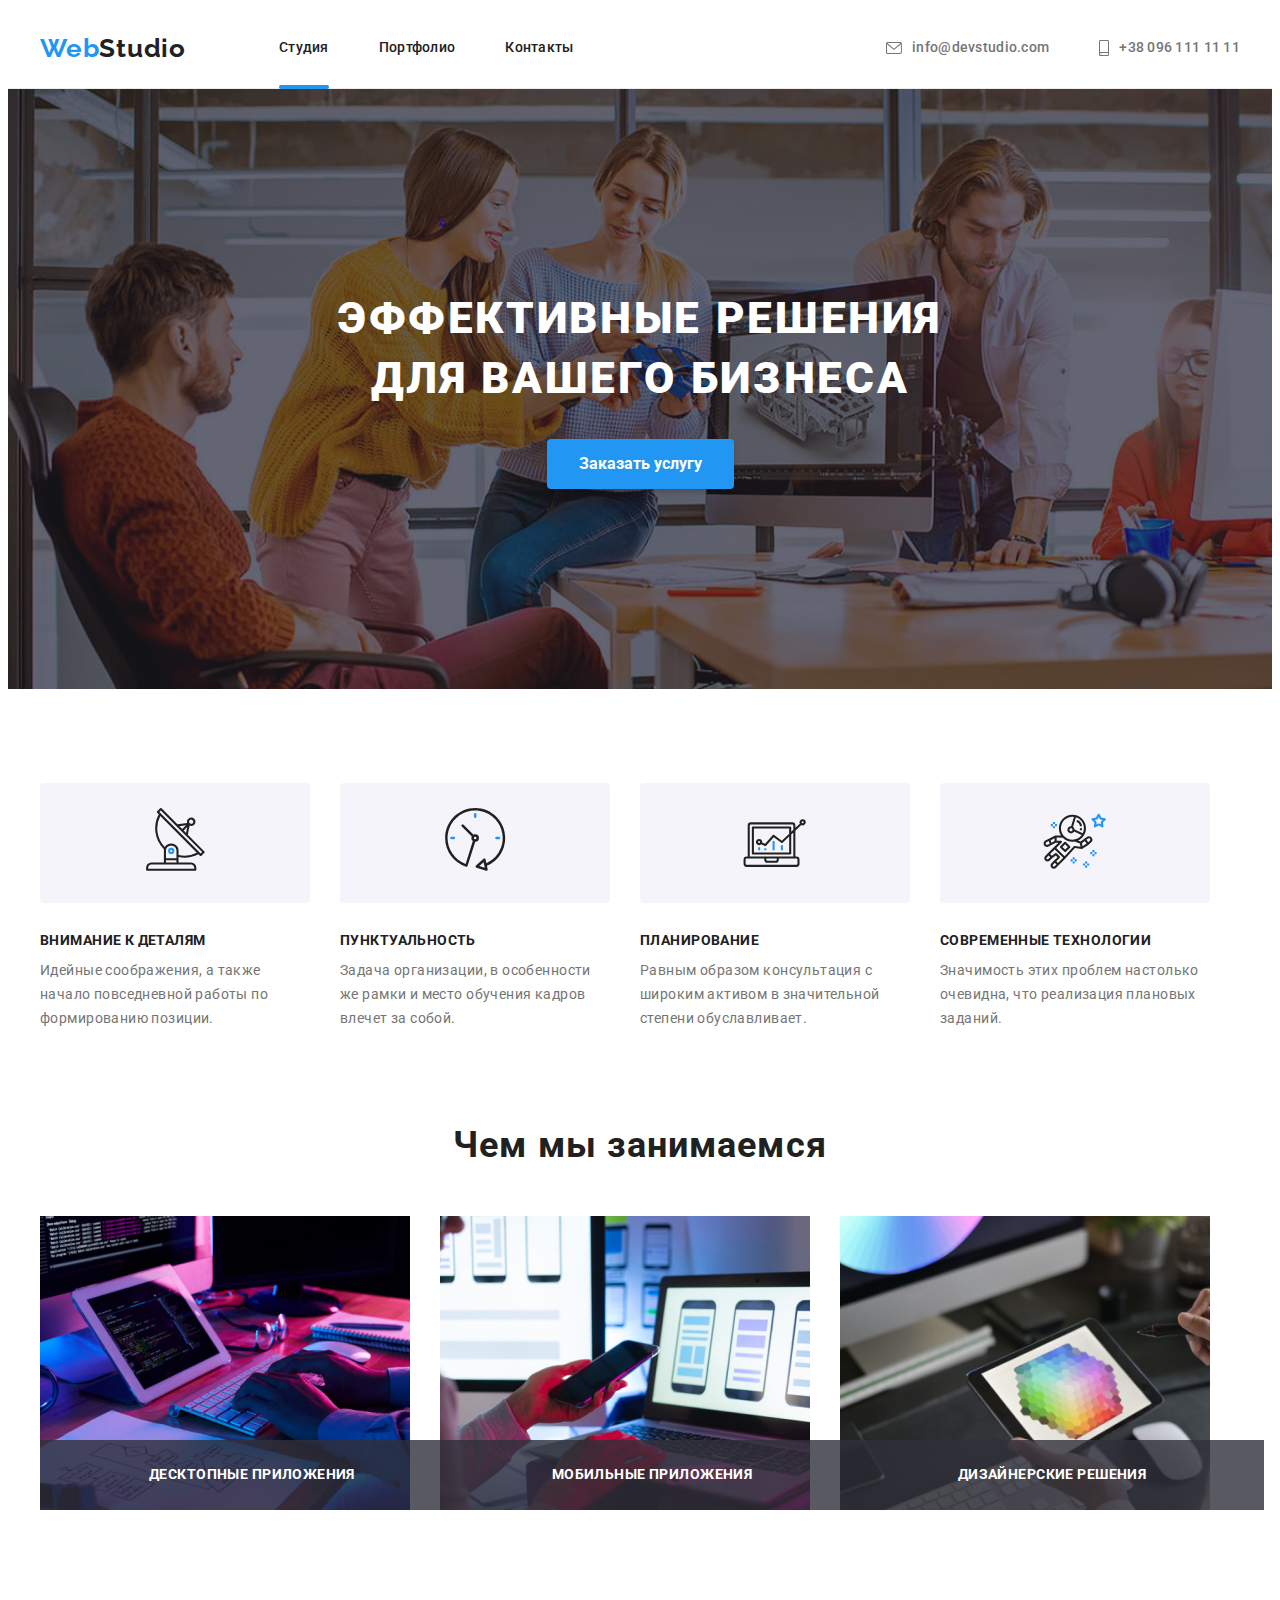
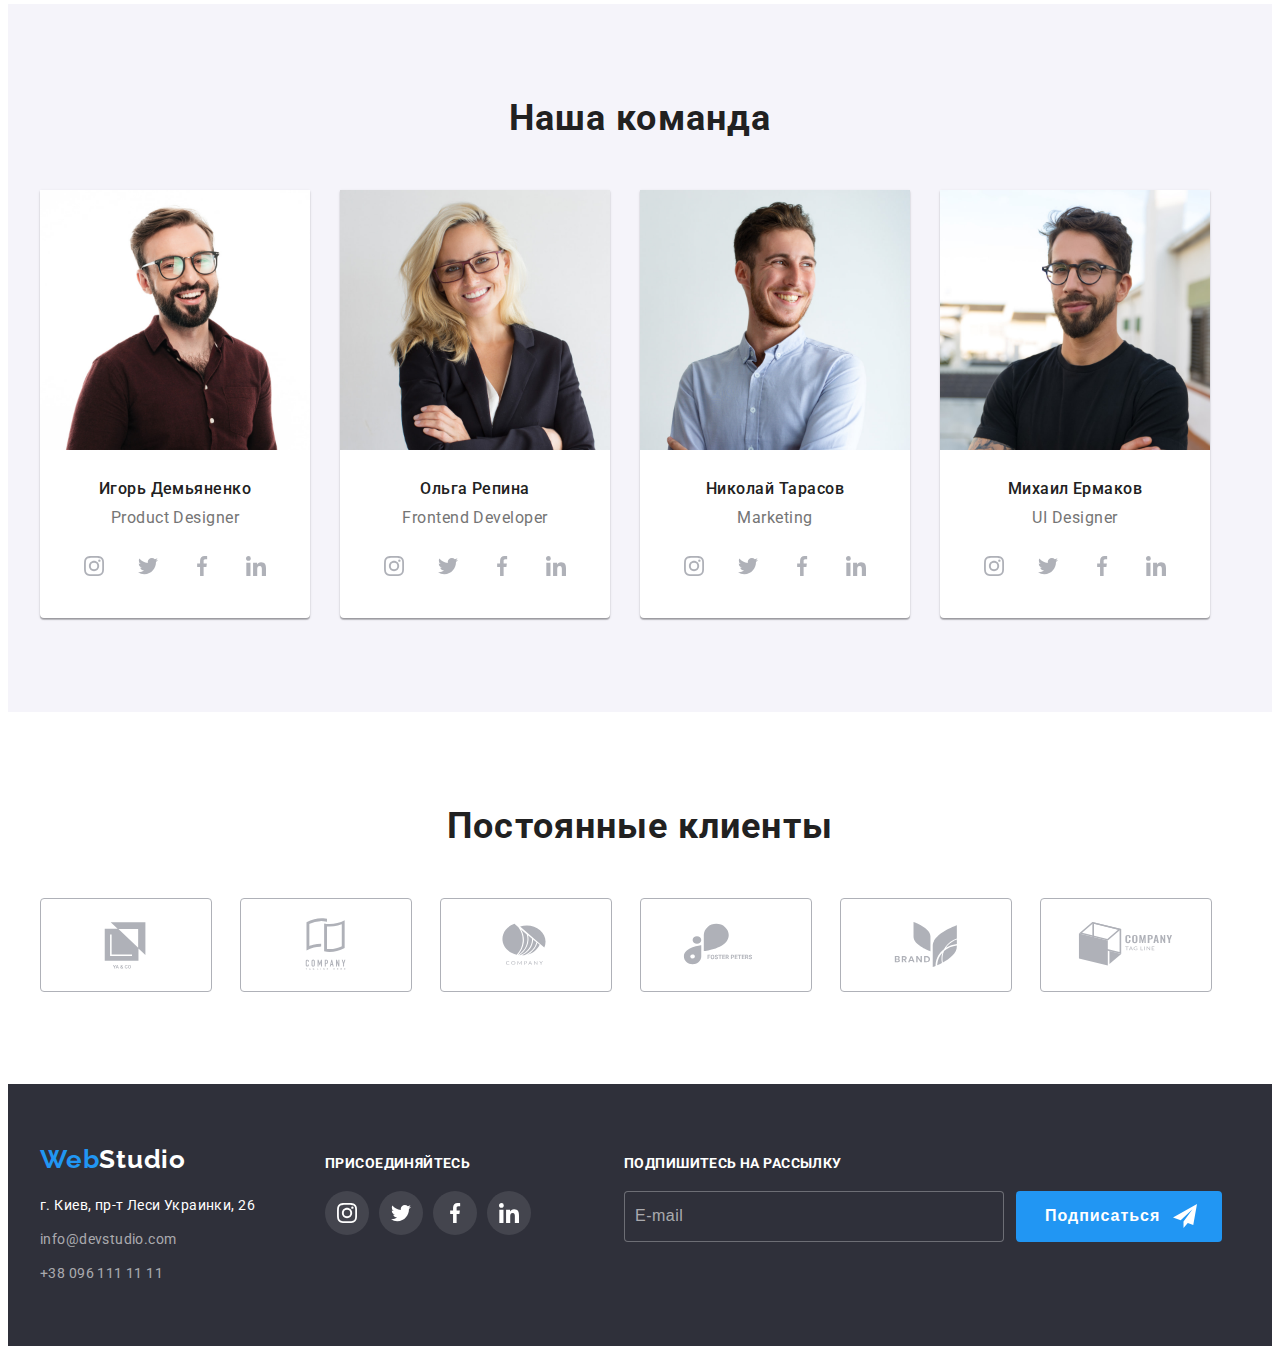
<file: index.html>
<!DOCTYPE html>
<html lang="en">
  <head>
    <meta charset="UTF-8" />
    <meta http-equiv="X-UA-Compatible" content="IE=edge" />
    <meta name="viewport" content="width=device-width, initial-scale=1.0" />
    <title>WebStudio</title>
    <link rel="preconnect" href="https://fonts.googleapis.com" />
    <link rel="preconnect" href="https://fonts.gstatic.com" crossorigin />
    <link
      href="https://fonts.googleapis.com/css2?family=Raleway:wght@700&family=Roboto:wght@400;500;700;900&display=swap"
      rel="stylesheet"
    />
    <link
      rel="stylesheet"
      href="https://cdnjs.cloudflare.com/ajax/libs/modern-normalize/1.1.0/modern-normalize.min.css"
      integrity="sha512-wpPYUAdjBVSE4KJnH1VR1HeZfpl1ub8YT/NKx4PuQ5NmX2tKuGu6U/JRp5y+Y8XG2tV+wKQpNHVUX03MfMFn9Q=="
      crossorigin="anonymous"
      referrerpolicy="no-referrer"
    />
    <link rel="stylesheet" href="./css/main.min.css" />
  </head>
  <body>
    <!--Шапка сайта-->
    <header class="header">
      <div class="container">
        <a class="logo" href="./index.html">
          Web<span class="logo--color">Studio</span></a
        >
        <nav class="nav">
          <ul class="nav__list">
            <li class="nav__item">
              <a class="nav__link current" href="./index.html">Студия</a>
            </li>
            <li class="nav__item">
              <a class="nav__link" href="./porfolio.html">Портфолио</a>
            </li>
            <li class="nav__item">
              <a class="nav__link" href="#">Контакты</a>
            </li>
          </ul>
        </nav>
        <ul class="contacts">
          <li class="contacts__item">
            <a class="contacts__link" href="mailto:info@devstudio.com">
              <svg class="contacts__icon" width="16" height="12">
                <use href="./images/sprite.svg#icon-envelope"></use>
              </svg>
              info@devstudio.com
            </a>
          </li>
          <li class="contacts__item">
            <a class="contacts__link" href="tel:+380961111111">
              <svg class="contacts__icon" width="10" height="16">
                <use href="./images/sprite.svg#icon-smartphone"></use>
              </svg>
              +38 096 111 11 11
            </a>
          </li>
        </ul>
      </div>
    </header>
    <main>
      <!--Секция герой-->
      <section class="hero">
        <h1 class="hero__title">эффективные решения для вашего бизнеса</h1>
        <button class="hero__btn" type="button" data-modal-open>
          Заказать услугу
        </button>
      </section>

      <!-- Модальное окно -->
      <div class="backdrop is-hidden" data-modal>
        <div class="modal-wrapper">
          <button class="modal-btn" data-modal-close>
            <svg class="modal-btn-icon" width="18" height="18">
              <use href="./images/sprite.svg#icon-modal-btn"></use>
            </svg>
          </button>
          <form class="js-speaker-form">
            <strong class="modal-title"
              >Оставьте свои данные, мы вам перезвоним</strong
            >
            <div class="form-field">
              <label for="user-name"> Имя </label>
              <input
                class="form-input"
                type="text"
                name="user-name"
                id="user-name"
              />
              <svg class="modal-icon" width="18" height="18">
                <use href="./images/sprite.svg#icon-modal-person"></use>
              </svg>
            </div>
            <div class="form-field">
              <label for="tel"> Телефон </label>
              <input
                class="form-input"
                type="tel"
                name="phone_number"
                id="tel"
              />
              <svg class="modal-icon" width="18" height="18">
                <use href="./images/sprite.svg#icon-modal-phone"></use>
              </svg>
            </div>
            <div class="form-field">
              <label for="email"> Почта </label>
              <input class="form-input" type="email" name="email" id="email" />
              <svg class="modal-icon" width="18" height="18">
                <use href="./images/sprite.svg#icon-modal-email"></use>
              </svg>
            </div>
            <div class="form-coment">
              <label for="coment"> Коментарий </label>
              <textarea
                rows="5"
                name="coment"
                placeholder="Введите текст"
                id="coment"
              ></textarea>
            </div>

            <!-- чекбокс -->

            <label class="checkbox-label">
              <input
                class="checkbox-input visually-hidden"
                type="checkbox"
                name="user-police"
              />
              <span class="custom-checkbox">
                <svg class="custom-checkbox-icon" width="16" height="15">
                  <use href="./images/sprite.svg#icon-check"></use>
                </svg>
              </span>
              <span class="checkbox-title">
                Соглашаюсь с рассылкой и принимаю
                <a class="checkbox-link" href="">Условия договора</a>
              </span>
            </label>

            <button type="submit">Отпарвить</button>
          </form>
        </div>
      </div>
      <!--Секция наши особености-->
      <section class="features">
        <div class="container">
          <h2 class="visually-hidden">Наши особенности</h2>
          <ul class="features__list">
            <li class="features__item">
              <div class="features__container">
                <svg class="features__icon" width="70" height="70">
                  <use href="./images/sprite.svg#antenna"></use>
                </svg>
              </div>
              <h3 class="features__subtitle">Внимание к деталям</h3>
              <p class="features__desc">
                Идейные соображения, а также начало повседневной работы по
                формированию позиции.
              </p>
            </li>
            <li class="features__item">
              <div class="features__container">
                <svg class="features__icon" width="70" height="70">
                  <use href="./images/sprite.svg#clock"></use>
                </svg>
              </div>
              <h3 class="features__subtitle">Пунктуальность</h3>
              <p class="features__desc">
                Задача организации, в особенности же рамки и место обучения
                кадров влечет за собой.
              </p>
            </li>
            <li class="features__item">
              <div class="features__container">
                <svg class="features__icon" width="70" height="70">
                  <use href="./images/sprite.svg#diagram"></use>
                </svg>
              </div>
              <h3 class="features__subtitle">Планирование</h3>
              <p class="features__desc">
                Равным образом консультация с широким активом в значительной
                степени обуславливает.
              </p>
            </li>
            <li class="features__item">
              <div class="features__container">
                <svg class="features__icon" width="70" height="70">
                  <use href="./images/sprite.svg#astronaut"></use>
                </svg>
              </div>
              <h3 class="features__subtitle">Современные технологии</h3>
              <p class="features__desc">
                Значимость этих проблем настолько очевидна, что реализация
                плановых заданий.
              </p>
            </li>
          </ul>
        </div>
      </section>
      <!-- Секция Про нас -->
      <section class="about">
        <div class="container">
          <h2 class="about__title">Чем мы занимаемся</h2>
          <ul class="about__list">
            <li class="about__item">
              <img
                class="about__img"
                src="./images/about/image.jpg"
                alt="человек работает на клавеатуре"
                width="370"
                height="294"
              />
              <p class="about__desc">Десктопные приложения</p>
            </li>
            <li class="about__item">
              <img
                class="about__img"
                src="./images/about/image-2.jpg"
                alt="смартфон в руке человека седящего перед ноутбуком"
                width="370"
                height="294"
              />
              <p class="about__desc">Мобильные приложения</p>
            </li>
            <li class="about__item">
              <img
                class="about__img"
                src="./images/about/image-3.jpg"
                alt="планшет с цветной картинкой в руках человека"
                width="370"
                height="294"
              />
              <p class="about__desc">Дизайнерские решения</p>
            </li>
          </ul>
        </div>
      </section>
      <!--Секция Наша команда-->
      <section class="team">
        <div class="container">
          <h2 class="team__title">Наша команда</h2>
          <ul class="team__list">
            <li class="team__item">
              <img
                class="team__img"
                src="./images/team/image-1.jpg"
                alt="Игорь Демьяненко"
                width="270"
                height="260"
              />
              <div class="team-info">
                <h3 class="team-info__name">Игорь Демьяненко</h3>
                <p class="team-info__desc" lang="en">Product Designer</p>
                <ul class="socials-list">
                  <li class="socials-list__item">
                    <a
                      class="socials-list__link"
                      href=""
                      aria-label="иконка инстаграм"
                    >
                      <svg class="socials-list__icon" width="20" height="20">
                        <use href="./images/sprite.svg#icon-instagram"></use>
                      </svg>
                    </a>
                  </li>
                  <li class="socials-list__item">
                    <a
                      class="socials-list__link"
                      href=""
                      aria-label="иконка твитер"
                    >
                      <svg class="socials-list__icon" width="20" height="20">
                        <use href="./images/sprite.svg#icon-twitter"></use>
                      </svg>
                    </a>
                  </li>
                  <li class="socials-list__item">
                    <a
                      class="socials-list__link"
                      href=""
                      aria-label="иконка фейсбук"
                    >
                      <svg class="socials-list__icon" width="20" height="20">
                        <use href="./images/sprite.svg#icon-facebook"></use>
                      </svg>
                    </a>
                  </li>
                  <li class="socials-list__item">
                    <a
                      class="socials-list__link"
                      href=""
                      aria-label="иконка линкидин"
                    >
                      <svg class="socials-list__icon" width="20" height="20">
                        <use href="./images/sprite.svg#icon-linkedin"></use>
                      </svg>
                    </a>
                  </li>
                </ul>
              </div>
            </li>
            <li class="team__item">
              <img
                class="team__img"
                src="./images/team/image-2.jpg"
                alt="Ольга Репина"
                width="270"
                height="260"
              />
              <div class="team-info">
                <h3 class="team-info__name">Ольга Репина</h3>
                <p class="team-info__desc" lang="en">Frontend Developer</p>
                <ul class="socials-list">
                  <li class="socials-list__item">
                    <a
                      class="socials-list__link"
                      href=""
                      aria-label="иконка инстаграм"
                    >
                      <svg class="socials-list__icon" width="20" height="20">
                        <use href="./images/sprite.svg#icon-instagram"></use>
                      </svg>
                    </a>
                  </li>
                  <li class="socials-list__item">
                    <a
                      class="socials-list__link"
                      href=""
                      aria-label="иконка твитер"
                    >
                      <svg class="socials-list__icon" width="20" height="20">
                        <use href="./images/sprite.svg#icon-twitter"></use>
                      </svg>
                    </a>
                  </li>
                  <li class="socials-list__item">
                    <a
                      class="socials-list__link"
                      href=""
                      aria-label="иконка фейсбук"
                    >
                      <svg class="socials-list__icon" width="20" height="20">
                        <use href="./images/sprite.svg#icon-facebook"></use>
                      </svg>
                    </a>
                  </li>
                  <li class="socials-list__item">
                    <a
                      class="socials-list__link"
                      href=""
                      aria-label="иконка линкидин"
                    >
                      <svg class="socials-list__icon" width="20" height="20">
                        <use href="./images/sprite.svg#icon-linkedin"></use>
                      </svg>
                    </a>
                  </li>
                </ul>
              </div>
            </li>
            <li class="team__item">
              <img
                class="team__img"
                src="./images/team/image-3.jpg"
                alt="Николай Тарасов"
                width="270"
                height="260"
              />
              <div class="team-info">
                <h3 class="team-info__name">Николай Тарасов</h3>
                <p class="team-info__desc" lang="en">Marketing</p>
                <ul class="socials-list">
                  <li class="socials-list__item">
                    <a
                      class="socials-list__link"
                      href=""
                      aria-label="иконка инстаграм"
                    >
                      <svg class="socials-list__icon" width="20" height="20">
                        <use href="./images/sprite.svg#icon-instagram"></use>
                      </svg>
                    </a>
                  </li>
                  <li class="socials-list__item">
                    <a
                      class="socials-list__link"
                      href=""
                      aria-label="иконка твитер"
                    >
                      <svg class="socials-list__icon" width="20" height="20">
                        <use href="./images/sprite.svg#icon-twitter"></use>
                      </svg>
                    </a>
                  </li>
                  <li class="socials-list__item">
                    <a
                      class="socials-list__link"
                      href=""
                      aria-label="иконка фейсбук"
                    >
                      <svg class="socials-list__icon" width="20" height="20">
                        <use href="./images/sprite.svg#icon-facebook"></use>
                      </svg>
                    </a>
                  </li>
                  <li class="socials-list__item">
                    <a
                      class="socials-list__link"
                      href=""
                      aria-label="иконка линкидин"
                    >
                      <svg class="socials-list__icon" width="20" height="20">
                        <use href="./images/sprite.svg#icon-linkedin"></use>
                      </svg>
                    </a>
                  </li>
                </ul>
              </div>
            </li>
            <li class="team__item">
              <img
                class="team__img"
                src="./images/team/image-4.jpg"
                alt="Михаил Ермаков"
                width="270"
                height="260"
              />
              <div class="team-info">
                <h3 class="team-info__name">Михаил Ермаков</h3>
                <p class="team-info__desc" lang="en">UI Designer</p>
                <ul class="socials-list">
                  <li class="socials-list__item">
                    <a
                      class="socials-list__link"
                      href=""
                      aria-label="иконка инстаграм"
                    >
                      <svg class="socials-list__icon" width="20" height="20">
                        <use href="./images/sprite.svg#icon-instagram"></use>
                      </svg>
                    </a>
                  </li>
                  <li class="socials-list__item">
                    <a
                      class="socials-list__link"
                      href=""
                      aria-label="иконка твитер"
                    >
                      <svg class="socials-list__icon" width="20" height="20">
                        <use href="./images/sprite.svg#icon-twitter"></use>
                      </svg>
                    </a>
                  </li>
                  <li class="socials-list__item">
                    <a
                      class="socials-list__link"
                      href=""
                      aria-label="иконка фейсбук"
                    >
                      <svg class="socials-list__icon" width="20" height="20">
                        <use href="./images/sprite.svg#icon-facebook"></use>
                      </svg>
                    </a>
                  </li>
                  <li class="socials-list__item">
                    <a
                      class="socials-list__link"
                      href=""
                      aria-label="иконка линкидин"
                    >
                      <svg class="socials-list__icon" width="20" height="20">
                        <use href="./images/sprite.svg#icon-linkedin"></use>
                      </svg>
                    </a>
                  </li>
                </ul>
              </div>
            </li>
          </ul>
        </div>
      </section>
      <!-- Постоянные клиенты -->
      <section class="clients">
        <div class="container">
          <h2 class="clients__title">Постоянные клиенты</h2>
          <ul class="clients__list">
            <li class="clients__item">
              <a class="clients__link" href=""
                ><svg class="clients__icon" width="106" height="60">
                  <use href="./images/sprite.svg#icon-clients-1"></use>
                </svg>
              </a>
            </li>
            <li class="clients__item">
              <a class="clients__link" href=""
                ><svg class="clients__icon" width="106" height="60">
                  <use href="./images/sprite.svg#icon-clients-2"></use>
                </svg>
              </a>
            </li>
            <li class="clients__item">
              <a class="clients__link" href=""
                ><svg class="clients__icon" width="106" height="60">
                  <use href="./images/sprite.svg#icon-clients-3"></use>
                </svg>
              </a>
            </li>
            <li class="clients__item">
              <a class="clients__link" href=""
                ><svg class="clients__icon" width="106" height="60">
                  <use href="./images/sprite.svg#icon-clients-4"></use>
                </svg>
              </a>
            </li>
            <li class="clients__item">
              <a class="clients__link" href=""
                ><svg class="clients__icon" width="106" height="60">
                  <use href="./images/sprite.svg#icon-clients-5"></use>
                </svg>
              </a>
            </li>
            <li class="clients__item">
              <a class="clients__link" href=""
                ><svg class="clients__icon" width="106" height="60">
                  <use href="./images/sprite.svg#icon-clients-6"></use>
                </svg>
              </a>
            </li>
          </ul>
        </div>
      </section>
    </main>
    <!--Подвал сайта-->
    <footer class="footer">
      <div class="container">
        <div class="container-address">
          <a class="logo" href="./index.html"
            >Web<span class="footer__logo--color">Studio</span></a
          >
          <address class="address">
            <p class="address__desc">г. Киев, пр-т Леси Украинки, 26</p>
            <ul class="address__list">
              <li class="address__item">
                <a class="address__link" href="mailto:info@devstudio.com"
                  >info@devstudio.com</a
                >
              </li>
              <li class="address__item">
                <a class="address__link" href="tel:+380961111111"
                  >+38 096 111 11 11</a
                >
              </li>
            </ul>
          </address>
        </div>
        <div class="container-socials">
          <h3 class="container-socials__title">присоединяйтесь</h3>
          <ul class="container-socials__socials">
            <li class="container-socials__item">
              <a
                class="container-socials__link"
                href=""
                aria-label="иконка инстаграм"
              >
                <svg class="container-socials__icon" width="20" height="20">
                  <use href="./images/sprite.svg#icon-instagram"></use>
                </svg>
              </a>
            </li>
            <li class="container-socials__item">
              <a
                class="container-socials__link"
                href=""
                aria-label="иконка твитер"
              >
                <svg class="container-socials__icon" width="20" height="20">
                  <use href="./images/sprite.svg#icon-twitter"></use>
                </svg>
              </a>
            </li>
            <li class="container-socials__item">
              <a
                class="container-socials__link"
                href=""
                aria-label="иконка фейсбук"
              >
                <svg class="container-socials__icon" width="20" height="20">
                  <use href="./images/sprite.svg#icon-facebook"></use>
                </svg>
              </a>
            </li>
            <li class="container-socials__item">
              <a
                class="container-socials__link"
                href=""
                aria-label="иконка линкидин"
              >
                <svg class="container-socials__icon" width="20" height="20">
                  <use href="./images/sprite.svg#icon-linkedin"></use>
                </svg>
              </a>
            </li>
          </ul>
        </div>
        <div class="sub">
          <strong class="sub__title">Подпишитесь на рассылку</strong>
          <div class="btn__input">
            <label for="mail"></label>
            <input
              class="sub__input"
              type="email"
              name="mail"
              id="mail"
              placeholder="E-mail"
            />
            <div class="sub-btn-cont">
              <button class="sub__btn" type="button">Подписаться</button>
              <svg class="sub-btn-icon" width="24" height="24">
                <use href="./images/sprite.svg#icon-send"></use>
              </svg>
            </div>
          </div>
        </div>
      </div>
    </footer>
    <script src="./js/modal.js"></script>
  </body>
</html>
</file>
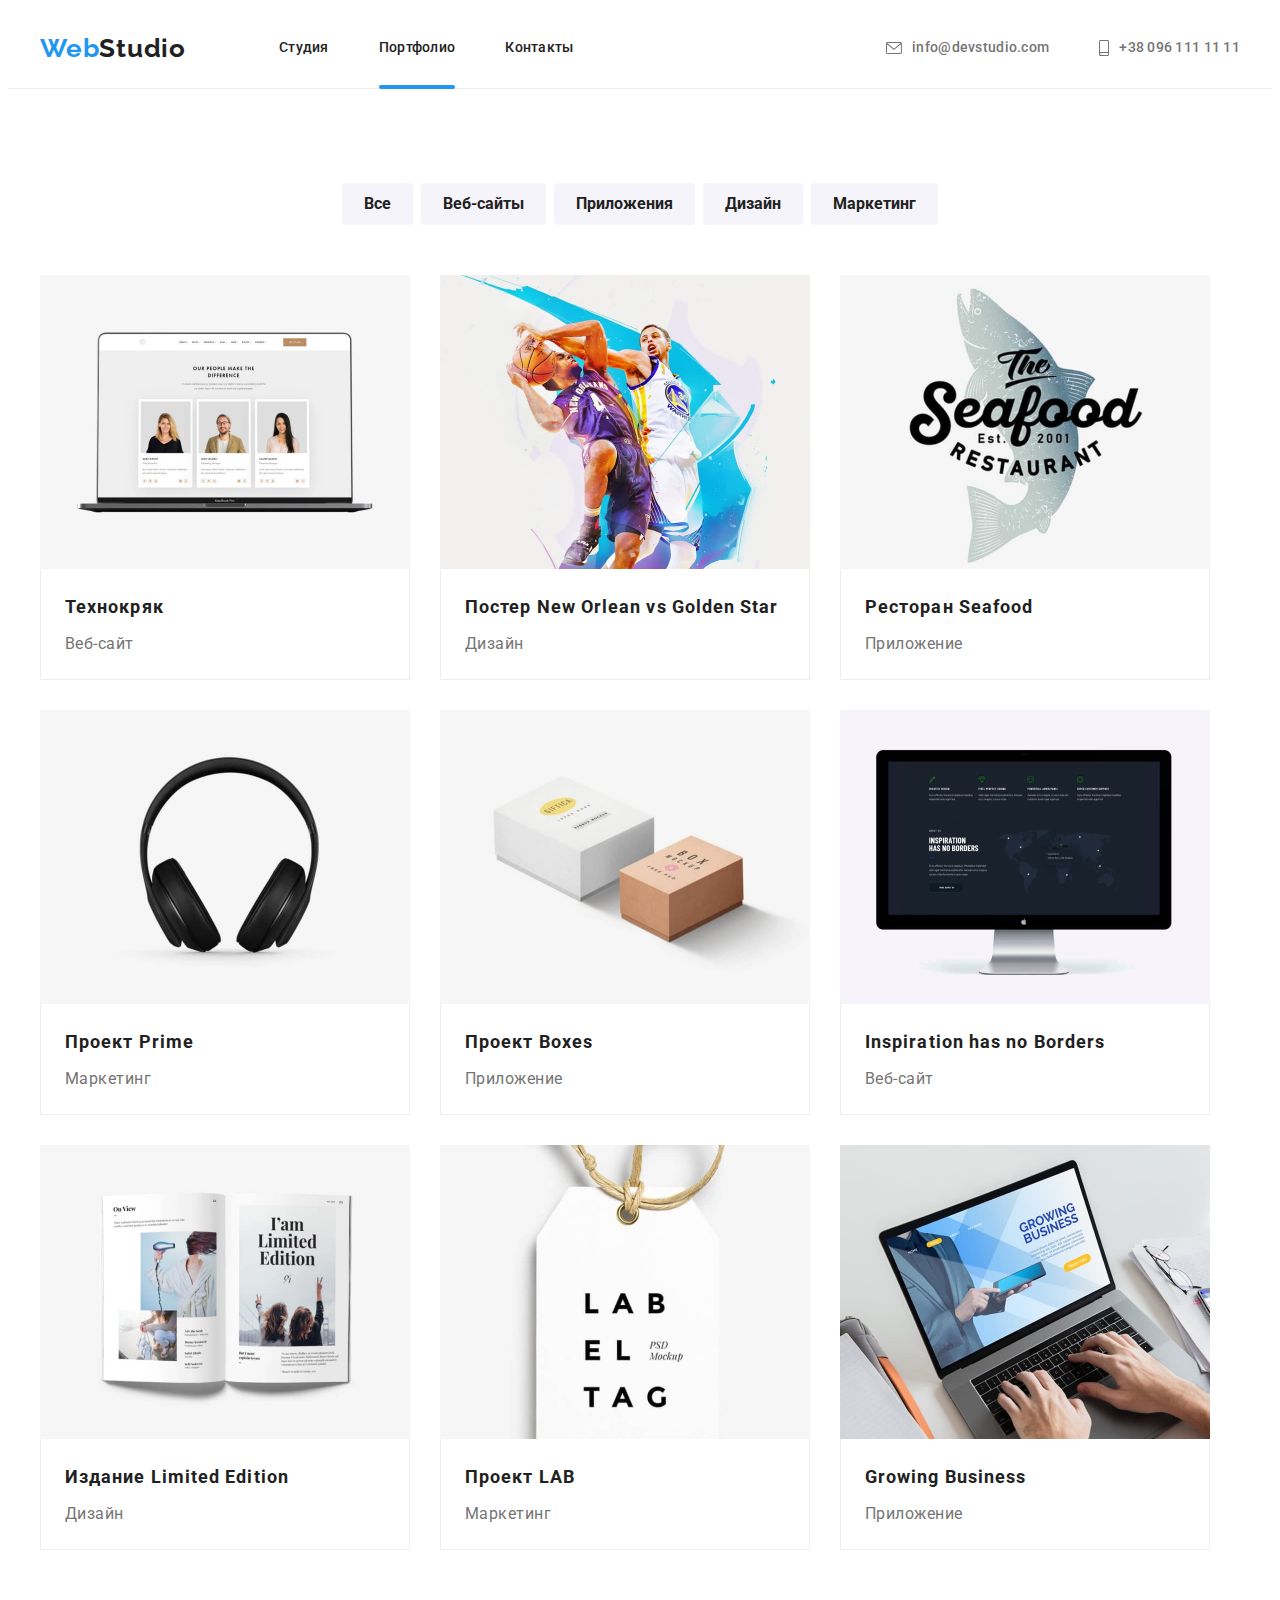
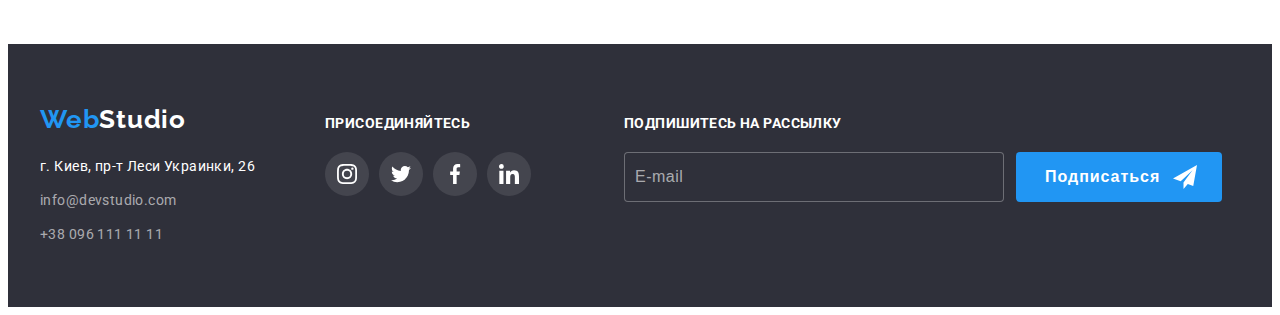
<file: porfolio.html>
<!DOCTYPE html>
<html lang="en">
  <head>
    <meta charset="UTF-8" />
    <meta http-equiv="X-UA-Compatible" content="IE=edge" />
    <meta name="viewport" content="width=device-width, initial-scale=1.0" />
    <title>WebStudio</title>
    <link rel="preconnect" href="https://fonts.googleapis.com" />
    <link rel="preconnect" href="https://fonts.gstatic.com" crossorigin />
    <link
      href="https://fonts.googleapis.com/css2?family=Raleway:wght@700&family=Roboto:wght@400;500;700;900&display=swap"
      rel="stylesheet"
    />
    <link
      rel="stylesheet"
      href="https://cdnjs.cloudflare.com/ajax/libs/modern-normalize/1.1.0/modern-normalize.min.css"
      integrity="sha512-wpPYUAdjBVSE4KJnH1VR1HeZfpl1ub8YT/NKx4PuQ5NmX2tKuGu6U/JRp5y+Y8XG2tV+wKQpNHVUX03MfMFn9Q=="
      crossorigin="anonymous"
      referrerpolicy="no-referrer"
    />
    <link rel="stylesheet" href="./css/main.min.css" />
  </head>
  <body>
    <!--Шапка сайта-->
    <header class="header">
      <div class="container">
        <a class="logo" href="./index.html">
          Web<span class="logo--color">Studio</span></a
        >
        <nav class="nav">
          <ul class="nav__list">
            <li class="nav__item">
              <a class="nav__link" href="./index.html">Студия</a>
            </li>
            <li class="nav__item">
              <a class="nav__link current" href="./porfolio.html">Портфолио</a>
            </li>
            <li class="nav__item">
              <a class="nav__link" href="#">Контакты</a>
            </li>
          </ul>
        </nav>
        <ul class="contacts">
          <li class="contacts__item">
            <a class="contacts__link" href="mailto:info@devstudio.com">
              <svg class="contacts__icon" width="16" height="12">
                <use href="./images/sprite.svg#icon-envelope"></use>
              </svg>
              info@devstudio.com
            </a>
          </li>
          <li class="contacts__item">
            <a class="contacts__link" href="tel:+380961111111">
              <svg class="contacts__icon" width="10" height="16">
                <use href="./images/sprite.svg#icon-smartphone"></use>
              </svg>
              +38 096 111 11 11
            </a>
          </li>
        </ul>
      </div>
    </header>
    <!-- Главное на странице -->
    <main>
      <section class="section">
        <div class="container">
          <ul class="btn-list">
            <li class="btn-item">
              <button class="btn" type="button">Все</button>
            </li>
            <li class="btn-item">
              <button class="btn" type="button">Веб-сайты</button>
            </li>
            <li class="btn-item">
              <button class="btn" type="button">Приложения</button>
            </li>
            <li class="btn-item">
              <button class="btn" type="button">Дизайн</button>
            </li>
            <li class="btn-item">
              <button class="btn" type="button">Маркетинг</button>
            </li>
          </ul>
          <ul class="projects-list">
            <li class="projects-item">
              <a class="projects-link" href="">
                <div class="overlay-box">
                  <img
                    class="projects-img"
                    src="./images/portfolio/image-1.jpg"
                    alt="экран ноутбука с фото двух женщин и одного мужчины"
                    width="370"
                    height="294"
                  />
                  <div class="overlay">
                    <p class="overlay-text">
                      Ресурс предлагает комплексные предложения с разным уровнем
                      функционала и сервисов. Все это позволит посетителю
                      получить исчерпывающие сведения о компании или частном
                      лице.
                    </p>
                  </div>
                </div>
                <div class="div-title">
                  <h3 class="projects-subtitle">Технокряк</h3>
                  <p class="projects-desc">Веб-сайт</p>
                </div>
              </a>
            </li>
            <li class="projects-item">
              <a class="projects-link" href="">
                <div class="overlay-box">
                  <img
                    class="projects-img"
                    src="./images/portfolio/image-2.jpg"
                    alt="два баскетболиста борятся за мяч"
                    width="370"
                    height="294"
                  />
                  <div class="overlay">
                    <p class="overlay-text">
                      Ресурс предлагает комплексные предложения с разным уровнем
                      функционала и сервисов. Все это позволит посетителю
                      получить исчерпывающие сведения о компании или частном
                      лице.
                    </p>
                  </div>
                </div>
                <div class="div-title">
                  <h3 class="projects-subtitle">
                    Постер New Orlean vs Golden Star
                  </h3>
                  <p class="projects-desc">Дизайн</p>
                </div>
              </a>
            </li>
            <li class="projects-item">
              <a class="projects-link" href="">
                <div class="overlay-box">
                  <img
                    class="projects-img"
                    src="./images/portfolio/image-3.jpg"
                    alt="логотип ресторана в виде рыбы"
                    width="370"
                    height="294"
                  />
                  <div class="overlay">
                    <p class="overlay-text">
                      Ресурс предлагает комплексные предложения с разным уровнем
                      функционала и сервисов. Все это позволит посетителю
                      получить исчерпывающие сведения о компании или частном
                      лице.
                    </p>
                  </div>
                </div>
                <div class="div-title">
                  <h3 class="projects-subtitle">Ресторан Seafood</h3>
                  <p class="projects-desc">Приложение</p>
                </div>
              </a>
            </li>
            <li class="projects-item">
              <a class="projects-link" href="">
                <div class="overlay-box">
                  <img
                    class="projects-img"
                    src="./images/portfolio/image-4.jpg"
                    alt="большие черные наушники"
                    width="370"
                    height="294"
                  />
                  <div class="overlay">
                    <p class="overlay-text">
                      Ресурс предлагает комплексные предложения с разным уровнем
                      функционала и сервисов. Все это позволит посетителю
                      получить исчерпывающие сведения о компании или частном
                      лице.
                    </p>
                  </div>
                </div>
                <div class="div-title">
                  <h3 class="projects-subtitle">Проект Prime</h3>
                  <p class="projects-desc">Маркетинг</p>
                </div>
              </a>
            </li>
            <li class="projects-item">
              <a class="projects-link" href="">
                <div class="overlay-box">
                  <img
                    class="projects-img"
                    src="./images/portfolio/image-5.jpg"
                    alt="две коробки, белая и коричневая"
                    width="370"
                    height="294"
                  />
                  <div class="overlay">
                    <p class="overlay-text">
                      Ресурс предлагает комплексные предложения с разным уровнем
                      функционала и сервисов. Все это позволит посетителю
                      получить исчерпывающие сведения о компании или частном
                      лице.
                    </p>
                  </div>
                </div>
                <div class="div-title">
                  <h3 class="projects-subtitle">Проект Boxes</h3>
                  <p class="projects-desc">Приложение</p>
                </div>
              </a>
            </li>
            <li class="projects-item">
              <a class="projects-link" href="">
                <div class="overlay-box">
                  <img
                    class="projects-img"
                    src="./images/portfolio/image-6.jpg"
                    alt="манитор компьютера"
                    width="370"
                    height="294"
                  />
                  <div class="overlay">
                    <p class="overlay-text">
                      Ресурс предлагает комплексные предложения с разным уровнем
                      функционала и сервисов. Все это позволит посетителю
                      получить исчерпывающие сведения о компании или частном
                      лице.
                    </p>
                  </div>
                </div>
                <div class="div-title">
                  <h3 class="projects-subtitle">Inspiration has no Borders</h3>
                  <p class="projects-desc">Веб-сайт</p>
                </div>
              </a>
            </li>
            <li class="projects-item">
              <a class="projects-link" href="">
                <div class="overlay-box">
                  <img
                    class="projects-img"
                    src="./images/portfolio/image-7.jpg"
                    alt="разворот журнала о дезайне"
                    width="370"
                    height="294"
                  />
                  <div class="overlay">
                    <p class="overlay-text">
                      Ресурс предлагает комплексные предложения с разным уровнем
                      функционала и сервисов. Все это позволит посетителю
                      получить исчерпывающие сведения о компании или частном
                      лице.
                    </p>
                  </div>
                </div>
                <div class="div-title">
                  <h3 class="projects-subtitle">Издание Limited Edition</h3>
                  <p class="projects-desc">Дизайн</p>
                </div>
              </a>
            </li>
            <li class="projects-item">
              <a class="projects-link" href="">
                <div class="overlay-box">
                  <img
                    class="projects-img"
                    src="./images/portfolio/image-8.jpg"
                    alt="бирка с названием проекта"
                    width="370"
                    height="294"
                  />
                  <div class="overlay">
                    <p class="overlay-text">
                      Ресурс предлагает комплексные предложения с разным уровнем
                      функционала и сервисов. Все это позволит посетителю
                      получить исчерпывающие сведения о компании или частном
                      лице.
                    </p>
                  </div>
                </div>
                <div class="div-title">
                  <h3 class="projects-subtitle">Проект LAB</h3>
                  <p class="projects-desc">Маркетинг</p>
                </div>
              </a>
            </li>
            <li class="projects-item">
              <a class="projects-link" href="">
                <div class="overlay-box">
                  <img
                    class="projects-img"
                    src="./images/portfolio/image-9.jpg"
                    alt="человек работает на ноутбуке"
                    width="370"
                    height="294"
                  />
                  <div class="overlay">
                    <p class="overlay-text">
                      Ресурс предлагает комплексные предложения с разным уровнем
                      функционала и сервисов. Все это позволит посетителю
                      получить исчерпывающие сведения о компании или частном
                      лице.
                    </p>
                  </div>
                </div>
                <div class="div-title">
                  <h3 class="projects-subtitle">Growing Business</h3>
                  <p class="projects-desc">Приложение</p>
                </div>
              </a>
            </li>
          </ul>
        </div>
      </section>
    </main>
    <!--Подвал сайта-->
    <footer class="footer">
      <div class="container">
        <div class="container-address">
          <a class="logo" href="./index.html"
            >Web<span class="footer__logo--color">Studio</span></a
          >
          <address class="address">
            <p class="address__desc">г. Киев, пр-т Леси Украинки, 26</p>
            <ul class="address__list">
              <li class="address__item">
                <a class="address__link" href="mailto:info@devstudio.com"
                  >info@devstudio.com</a
                >
              </li>
              <li class="address__item">
                <a class="address__link" href="tel:+380961111111"
                  >+38 096 111 11 11</a
                >
              </li>
            </ul>
          </address>
        </div>
        <div class="container-socials">
          <h3 class="container-socials__title">присоединяйтесь</h3>
          <ul class="container-socials__socials">
            <li class="container-socials__item">
              <a
                class="container-socials__link"
                href=""
                aria-label="иконка инстаграм"
              >
                <svg class="container-socials__icon" width="20" height="20">
                  <use href="./images/sprite.svg#icon-instagram"></use>
                </svg>
              </a>
            </li>
            <li class="container-socials__item">
              <a
                class="container-socials__link"
                href=""
                aria-label="иконка твитер"
              >
                <svg class="container-socials__icon" width="20" height="20">
                  <use href="./images/sprite.svg#icon-twitter"></use>
                </svg>
              </a>
            </li>
            <li class="container-socials__item">
              <a
                class="container-socials__link"
                href=""
                aria-label="иконка фейсбук"
              >
                <svg class="container-socials__icon" width="20" height="20">
                  <use href="./images/sprite.svg#icon-facebook"></use>
                </svg>
              </a>
            </li>
            <li class="container-socials__item">
              <a
                class="container-socials__link"
                href=""
                aria-label="иконка линкидин"
              >
                <svg class="container-socials__icon" width="20" height="20">
                  <use href="./images/sprite.svg#icon-linkedin"></use>
                </svg>
              </a>
            </li>
          </ul>
        </div>
        <div class="sub">
          <strong class="sub__title">Подпишитесь на рассылку</strong>
          <div class="btn__input">
            <label for="mail"></label>
            <input
              class="sub__input"
              type="email"
              name="mail"
              id="mail"
              placeholder="E-mail"
            />
            <div class="sub-btn-cont">
              <button class="sub__btn" type="button">Подписаться</button>
              <svg class="sub-btn-icon" width="24" height="24">
                <use href="./images/sprite.svg#icon-send"></use>
              </svg>
            </div>
          </div>
        </div>
      </div>
    </footer>
  </body>
</html>
</file>
<file: css/main.min.css>
:root{--fonts-color: #212121;--background-color: #ffffff;--hover-focus-color: #2196f3;--btn-color-font: #ffffff}.visually-hidden{position:absolute;width:1px;height:1px;margin:-1px;border:0;padding:0;white-space:nowrap;-webkit-clip-path:inset(100%);clip-path:inset(100%);clip:rect(0 0 0 0);overflow:hidden}.current{color:var(--hover-focus-color)}h1,h2,h3,h4,h5,h6,p,ul{margin:0}ul{-webkit-padding-start:0;padding-inline-start:0}li{list-style-type:none}li:last-child{margin-right:0}img{display:block;max-width:100%}body{font-family:Roboto, sans-serif;background:var(--background-color)}.container{width:1200px;padding-left:15px;padding-right:15px;margin-left:auto;margin-right:auto}.section{padding-top:94px;padding-bottom:94px}.hero__btn{display:block;-webkit-box-shadow:0px 4px 4px rgba(0,0,0,0.15);box-shadow:0px 4px 4px rgba(0,0,0,0.15);border-radius:4px;font-family:inherit;font-weight:700;font-size:16px;line-height:1.88;cursor:pointer;border:none;margin-left:auto;margin-right:auto;padding:10px 32px;background:var(--hover-focus-color);color:var(--background-color);-webkit-transition-property:background-color, color;transition-property:background-color, color;-webkit-transition-timing-function:cubic-bezier(0.4, 0, 0.2, 1);transition-timing-function:cubic-bezier(0.4, 0, 0.2, 1);-webkit-transition-duration:250ms;transition-duration:250ms}.hero__btn:hover,.hero__btn:focus{color:var(--btn-color-font);background:#188ce8}.btn-list{display:-webkit-box;display:-ms-flexbox;display:flex;-webkit-box-pack:center;-ms-flex-pack:center;justify-content:center;margin-bottom:50px;margin-left:auto;margin-right:auto}.btn-item{margin-right:8px}.btn{background:#f5f4fa;border-radius:4px;font-family:inherit;font-weight:700;font-size:16px;line-height:1.88;color:#212121;cursor:pointer;border:none;padding:6px 22px;-webkit-transition-property:background-color, color, -webkit-box-shadow;transition-property:background-color, color, -webkit-box-shadow;transition-property:background-color, color, box-shadow;transition-property:background-color, color, box-shadow, -webkit-box-shadow;-webkit-transition-timing-function:cubic-bezier(0.4, 0, 0.2, 1);transition-timing-function:cubic-bezier(0.4, 0, 0.2, 1);-webkit-transition-duration:250ms;transition-duration:250ms}.btn:hover,.btn:focus{color:var(--btn-color-font);background-color:var(--hover-focus-color);-webkit-box-shadow:0px 4px 4px rgba(0,0,0,0.15);box-shadow:0px 4px 4px rgba(0,0,0,0.15)}.modal-btn{position:absolute;width:30px;height:30px;top:8px;right:8px;display:-webkit-box;display:-ms-flexbox;display:flex;-webkit-box-align:center;-ms-flex-align:center;align-items:center;-webkit-box-pack:center;-ms-flex-pack:center;justify-content:center;background:#ffffff;border:1px solid rgba(0,0,0,0.1);border-radius:50%;padding:0;cursor:pointer;-webkit-transition-property:fill;transition-property:fill;-webkit-transition-timing-function:cubic-bezier(0.4, 0, 0.2, 1);transition-timing-function:cubic-bezier(0.4, 0, 0.2, 1);-webkit-transition-duration:250ms;transition-duration:250ms}.modal-btn:hover,.modal-btn:focus{fill:#2196f3}.sub__btn{display:block;border-radius:4px;font-weight:700;font-size:16px;line-height:1.88;letter-spacing:0.06em;cursor:pointer;border:none;padding-top:10px;padding-right:62px;padding-bottom:10px;padding-left:29px;background:var(--hover-focus-color);color:var(--background-color);-webkit-transition-property:background-color, color;transition-property:background-color, color;-webkit-transition-timing-function:cubic-bezier(0.4, 0, 0.2, 1);transition-timing-function:cubic-bezier(0.4, 0, 0.2, 1);-webkit-transition-duration:250ms;transition-duration:250ms}.sub__btn:hover,.sub__btn:focus{background-color:#188ce8}.sub-btn-cont{position:relative}.sub-btn-icon{position:absolute;top:50%;right:13px;-webkit-transform:translate(-50%, -50%);transform:translate(-50%, -50%);fill:#ffffff}.socials-list{display:-webkit-box;display:-ms-flexbox;display:flex;-webkit-box-pack:center;-ms-flex-pack:center;justify-content:center;-webkit-box-align:center;-ms-flex-align:center;align-items:center}.socials-list__item{margin-right:10px}.socials-list__link{display:-webkit-box;display:-ms-flexbox;display:flex;-webkit-box-align:center;-ms-flex-align:center;align-items:center;-webkit-box-pack:center;-ms-flex-pack:center;justify-content:center;width:44px;height:44px;border-radius:50%;-webkit-transition-property:background-color;transition-property:background-color;-webkit-transition-timing-function:cubic-bezier(0.4, 0, 0.2, 1);transition-timing-function:cubic-bezier(0.4, 0, 0.2, 1);-webkit-transition-duration:250ms;transition-duration:250ms}.socials-list__link:hover,.socials-list__link:focus{background-color:var(--hover-focus-color)}.socials-list__link:hover .socials-list__icon,.socials-list__link:focus .socials-list__icon{fill:var(--btn-color-font)}.socials-list__icon{fill:#afb1b8;-webkit-transition-property:fill;transition-property:fill;-webkit-transition-timing-function:cubic-bezier(0.4, 0, 0.2, 1);transition-timing-function:cubic-bezier(0.4, 0, 0.2, 1);-webkit-transition-duration:250ms;transition-duration:250ms}.container-socials__title{font-size:14px;line-height:1.14;letter-spacing:0.03em;text-transform:uppercase;color:#ffffff;margin-bottom:20px}.container-socials__socials{display:-webkit-box;display:-ms-flexbox;display:flex}.container-socials__item{margin-right:10px}.container-socials__link{display:-webkit-box;display:-ms-flexbox;display:flex;-webkit-box-align:center;-ms-flex-align:center;align-items:center;-webkit-box-pack:center;-ms-flex-pack:center;justify-content:center;width:44px;height:44px;border-radius:50%;background:rgba(255,255,255,0.1);-webkit-transition-property:background-color;transition-property:background-color;-webkit-transition-timing-function:cubic-bezier(0.4, 0, 0.2, 1);transition-timing-function:cubic-bezier(0.4, 0, 0.2, 1);-webkit-transition-duration:250ms;transition-duration:250ms}.container-socials__link:hover .container-socials__icon,.container-socials__link:focus .container-socials__icon{fill:var(--btn-color-font)}.container-socials__link:hover,.container-socials__link:focus{background-color:var(--hover-focus-color)}.container-socials__icon{fill:#ffffff;-webkit-transition-property:fill;transition-property:fill;-webkit-transition-timing-function:cubic-bezier(0.4, 0, 0.2, 1);transition-timing-function:cubic-bezier(0.4, 0, 0.2, 1);-webkit-transition-duration:250ms;transition-duration:250ms}.hero{max-width:1600px;margin-left:auto;margin-right:auto;background-color:#2f303a;font-weight:900;font-size:44px;line-height:1.36;text-align:center;padding-top:200px;padding-bottom:200px;background-image:-webkit-gradient(linear, left top, left bottom, from(rgba(47,48,58,0.4)), to(rgba(47,48,58,0.4))),url(../images/background-img/background-Img.jpg);background-image:linear-gradient(rgba(47,48,58,0.4), rgba(47,48,58,0.4)),url(../images/background-img/background-Img.jpg);background-size:cover}.hero__title{font-weight:900;font-size:44px;line-height:1.36;letter-spacing:0.06em;text-transform:uppercase;color:#ffffff;width:696px;margin-bottom:30px;margin-left:auto;margin-right:auto}.backdrop{position:fixed;top:0;left:0;width:100%;height:100%;background:rgba(0,0,0,0.2);z-index:10;opacity:1;-webkit-transition:opacity 250ms cubic-bezier(0.4, 0, 0.2, 1);transition:opacity 250ms cubic-bezier(0.4, 0, 0.2, 1)}.is-hidden{opacity:0;pointer-events:none;visibility:hidden}.backdrop.is-hidden .modal-wrapper{-webkit-transform:translate(-50%, -50%) scale(2);transform:translate(-50%, -50%) scale(2)}.modal-wrapper{position:absolute;width:528px;top:50%;left:50%;background:#ffffff;-webkit-box-shadow:0px 1px 3px rgba(0,0,0,0.12),0px 1px 1px rgba(0,0,0,0.14),0px 2px 1px rgba(0,0,0,0.2);box-shadow:0px 1px 3px rgba(0,0,0,0.12),0px 1px 1px rgba(0,0,0,0.14),0px 2px 1px rgba(0,0,0,0.2);border-radius:4px;-webkit-transform:translate(-50%, -50%) scale(1);transform:translate(-50%, -50%) scale(1);-webkit-transition:-webkit-transform 250ms cubic-bezier(0.4, 0, 0.2, 1);transition:-webkit-transform 250ms cubic-bezier(0.4, 0, 0.2, 1);transition:transform 250ms cubic-bezier(0.4, 0, 0.2, 1);transition:transform 250ms cubic-bezier(0.4, 0, 0.2, 1), -webkit-transform 250ms cubic-bezier(0.4, 0, 0.2, 1)}.js-speaker-form{padding:40px}.modal-title{display:block;font-size:20px;line-height:1.15;text-align:center;letter-spacing:0.03em;color:#212121;margin-bottom:12px}.form-coment input,.form-field input{margin:0;padding-top:10px;padding-right:10px;padding-bottom:10px;padding-left:42px;border:1px solid rgba(33,33,33,0.2);border-radius:4px;-webkit-transition-property:border;transition-property:border;-webkit-transition-timing-function:cubic-bezier(0.4, 0, 0.2, 1);transition-timing-function:cubic-bezier(0.4, 0, 0.2, 1);-webkit-transition-duration:250ms;transition-duration:250ms}.form-coment input:hover,.form-coment input:focus,.form-field input:hover,.form-field input:focus{border:1px solid #2196f3}.form-coment textarea{margin:0;padding-top:12px;padding-right:16px;padding-bottom:12px;padding-left:16px;border:1px solid rgba(33,33,33,0.2);border-radius:4px;resize:none}.form-coment textarea:hover,.form-coment textarea:focus{border:1px solid #2196f3}.modal-icon{position:absolute;left:12px;top:50%;fill:#212121;-webkit-transition:fill 250ms cubic-bezier(0.4, 0, 0.2, 1);transition:fill 250ms cubic-bezier(0.4, 0, 0.2, 1)}.form-coment textarea::-webkit-input-placeholder{font-size:12px;line-height:14px;letter-spacing:0.01em;color:rgba(117,117,117,0.5)}.form-coment textarea:-ms-input-placeholder{font-size:12px;line-height:14px;letter-spacing:0.01em;color:rgba(117,117,117,0.5)}.form-coment textarea::-ms-input-placeholder{font-size:12px;line-height:14px;letter-spacing:0.01em;color:rgba(117,117,117,0.5)}.form-coment textarea::placeholder{font-size:12px;line-height:14px;letter-spacing:0.01em;color:rgba(117,117,117,0.5)}.form-coment label,.form-field label{font-size:12px;line-height:1.16;letter-spacing:0.01em;color:#757575;margin-bottom:4px}.modal-link{color:var(--hover-focus-color)}.form-input:hover+.modal-icon,.form-input:focus+.modal-icon{fill:#2196f3}.form-field{position:relative;display:-webkit-box;display:-ms-flexbox;display:flex;-webkit-box-orient:vertical;-webkit-box-direction:normal;-ms-flex-direction:column;flex-direction:column;margin-bottom:10px}.form-coment{display:-webkit-box;display:-ms-flexbox;display:flex;-webkit-box-orient:vertical;-webkit-box-direction:normal;-ms-flex-direction:column;flex-direction:column;margin-bottom:20px}.js-speaker-form button{display:block;margin-left:auto;margin-right:auto;font-weight:700;font-size:16px;line-height:1.88;letter-spacing:0.06em;border:none;color:#ffffff;background:var(--hover-focus-color);-webkit-box-shadow:0px 4px 4px rgba(0,0,0,0.15);box-shadow:0px 4px 4px rgba(0,0,0,0.15);border-radius:4px;padding:10px 55px;-webkit-transition-property:background-color;transition-property:background-color;-webkit-transition-timing-function:cubic-bezier(0.4, 0, 0.2, 1);transition-timing-function:cubic-bezier(0.4, 0, 0.2, 1);-webkit-transition-duration:250ms;transition-duration:250ms}.js-speaker-form button:hover{background-color:#188ce8}.checkbox-label{display:-webkit-box;display:-ms-flexbox;display:flex;-webkit-box-align:center;-ms-flex-align:center;align-items:center;-webkit-box-pack:space-evenly;-ms-flex-pack:space-evenly;justify-content:space-evenly;margin-bottom:30px}.checkbox-title{font-size:14px;line-height:1.71;letter-spacing:0.03em;color:#757575}.checkbox-link{font-size:14px;line-height:1.71;letter-spacing:0.03em;-webkit-text-decoration-line:underline;text-decoration-line:underline;color:#2196f3}.custom-checkbox{display:-webkit-box;display:-ms-flexbox;display:flex;-webkit-box-align:center;-ms-flex-align:center;align-items:center;-webkit-box-pack:center;-ms-flex-pack:center;justify-content:center;width:16px;height:15px;border-radius:2px;outline:2px solid #212121;outline-offset:-2px;-webkit-transition:outline 250ms cubic-bezier(0.4, 0, 0.2, 1);transition:outline 250ms cubic-bezier(0.4, 0, 0.2, 1)}.custom-checkbox-icon{fill:#ffffff;background-color:#2196f3;border-radius:2px;opacity:0;-webkit-transition:opacity 250ms cubic-bezier(0.4, 0, 0.2, 1);transition:opacity 250ms cubic-bezier(0.4, 0, 0.2, 1)}.checkbox-input:checked+.custom-checkbox .custom-checkbox-icon{opacity:1}.checkbox-input:hover+.custom-checkbox,.checkbox-input:focus+.custom-checkbox,.checkbox-input:checked+.custom-checkbox{outline:2px solid #2196f3;outline-offset:-2px}.features{margin-bottom:0;padding-top:94px}.features__list{display:-webkit-box;display:-ms-flexbox;display:flex}.features__item{width:270px;margin-right:30px}.features__container{display:-webkit-box;display:-ms-flexbox;display:flex;-webkit-box-align:center;-ms-flex-align:center;align-items:center;-webkit-box-pack:center;-ms-flex-pack:center;justify-content:center;height:120px;background:#f5f4fa;border-radius:4px;margin-bottom:30px}.features__icon{display:block}.features__subtitle{font-weight:700;font-size:14px;line-height:1.14;letter-spacing:0.03em;text-transform:uppercase;color:var(--fonts-color);margin-bottom:10px}.features__desc{font-size:14px;line-height:1.71;letter-spacing:0.03em;color:#757575}.header{border-bottom:1px solid #ececec}.header>.container{display:-webkit-box;display:-ms-flexbox;display:flex;-webkit-box-align:center;-ms-flex-align:center;align-items:center}.logo{font-family:"Raleway";font-style:normal;font-weight:700;font-size:26px;line-height:1.19;letter-spacing:0.03em;color:#2196f3;text-decoration:none;margin-right:93px}.logo--color{color:#212121}.nav__list{display:-webkit-box;display:-ms-flexbox;display:flex;margin:0}.nav__item,.contacts__item{margin-right:50px}.nav__link{position:relative;display:block;font-weight:500;font-size:14px;line-height:1.14;letter-spacing:0.02em;text-decoration:none;color:#212121;padding-top:32px;padding-bottom:32px;-webkit-transition-property:color;transition-property:color;-webkit-transition-timing-function:cubic-bezier(0.4, 0, 0.2, 1);transition-timing-function:cubic-bezier(0.4, 0, 0.2, 1);-webkit-transition-duration:250ms;transition-duration:250ms}.nav__link:hover,.nav__link:focus{color:var(--hover-focus-color)}.nav__link.current::after{position:absolute;bottom:-1px;content:"";display:block;width:100%;height:4px;border-radius:2px;background-color:var(--hover-focus-color)}.contacts{display:-webkit-box;display:-ms-flexbox;display:flex;margin-left:auto}.contacts__link{display:-webkit-box;display:-ms-flexbox;display:flex;-webkit-box-align:center;-ms-flex-align:center;align-items:center;font-weight:500;font-size:14px;line-height:1.14;letter-spacing:0.02em;color:#757575;text-decoration:none;padding-top:32px;padding-bottom:32px;-webkit-transition-property:color;transition-property:color;-webkit-transition-timing-function:cubic-bezier(0.4, 0, 0.2, 1);transition-timing-function:cubic-bezier(0.4, 0, 0.2, 1);-webkit-transition-duration:250ms;transition-duration:250ms}.contacts__link:hover,.contacts__link:focus{color:var(--hover-focus-color)}.contacts__icon{fill:currentColor;margin-right:10px}.about{padding-top:94px;padding-bottom:94px}.about__title,.team__title,.clients__title{font-weight:700;font-size:36px;line-height:1.16;letter-spacing:0.03em;text-align:center;color:#212121;margin-bottom:50px}.about__list,.team__list{display:-webkit-box;display:-ms-flexbox;display:flex}.about__item{position:relative;margin-right:30px}.about__desc{position:absolute;bottom:0;left:0;display:block;width:100%;font-weight:700;font-size:14px;line-height:1.14;text-align:center;letter-spacing:0.03em;text-transform:uppercase;color:#ffffff;padding:27px;background:rgba(47,48,58,0.8)}.team{background-color:#f5f4fa;padding-top:94px;padding-bottom:94px}.team__item{background:#ffffff;-webkit-box-shadow:0px 1px 3px rgba(0,0,0,0.12),0px 1px 1px rgba(0,0,0,0.14),0px 2px 1px rgba(0,0,0,0.2);box-shadow:0px 1px 3px rgba(0,0,0,0.12),0px 1px 1px rgba(0,0,0,0.14),0px 2px 1px rgba(0,0,0,0.2);border-radius:0px 0px 4px 4px;margin-right:30px}.team-info{padding-top:30px;padding-bottom:30px}.team-info__name{font-weight:500;font-size:16px;line-height:1.18;text-align:center;letter-spacing:0.03em;color:#212121;margin-bottom:10px}.team-info__desc{font-weight:400;line-height:1.18;text-align:center;letter-spacing:0.03em;color:#757575;margin-bottom:16px}.clients{padding-top:94px;padding-bottom:94px}.clients__list{display:-webkit-box;display:-ms-flexbox;display:flex}.clients__item{width:170px;height:92px;margin-right:30px}.clients__link{display:-webkit-box;display:-ms-flexbox;display:flex;-webkit-box-align:center;-ms-flex-align:center;align-items:center;-webkit-box-pack:center;-ms-flex-pack:center;justify-content:center;border:1px solid #afb1b8;border-radius:4px;width:100%;height:100%;-webkit-transition-property:border-color;transition-property:border-color;-webkit-transition-timing-function:cubic-bezier(0.4, 0, 0.2, 1);transition-timing-function:cubic-bezier(0.4, 0, 0.2, 1);-webkit-transition-duration:250ms;transition-duration:250ms}.clients__link:hover,.clients__link:hover{border-color:var(--hover-focus-color)}.clients__link:hover .clients__icon,.clients__link:focus .clients__icon{fill:var(--hover-focus-color)}.clients__icon{fill:#afb1b8;-webkit-transition-property:fill;transition-property:fill;-webkit-transition-timing-function:cubic-bezier(0.4, 0, 0.2, 1);transition-timing-function:cubic-bezier(0.4, 0, 0.2, 1);-webkit-transition-duration:250ms;transition-duration:250ms}.footer{background-color:#2f303a;padding-top:60px;padding-bottom:60px}.footer .container{display:-webkit-box;display:-ms-flexbox;display:flex;-webkit-box-align:baseline;-ms-flex-align:baseline;align-items:baseline}.footer .container .logo{display:block;margin:0;margin-bottom:20px}.footer__logo--color{font-weight:700;font-size:26px;line-height:1.19;letter-spacing:0.03em;color:#ffffff}.container-address{margin-right:70px}.address{font-style:normal}.address__desc{font-size:14px;line-height:1.71;letter-spacing:0.03em;color:#ffffff;margin-bottom:10px}.address__item{margin-bottom:10px}.address__item:last-child{margin:0}.address__link{font-size:14px;line-height:1.71;letter-spacing:0.03em;color:rgba(255,255,255,0.6);text-decoration:none;-webkit-transition-property:color;transition-property:color;-webkit-transition-timing-function:cubic-bezier(0.4, 0, 0.2, 1);transition-timing-function:cubic-bezier(0.4, 0, 0.2, 1);-webkit-transition-duration:250ms;transition-duration:250ms}.address__link:hover,.address__link:focus{color:var(--hover-focus-color)}.sub{margin-left:93px}.sub__title{display:block;font-size:14px;line-height:1.14;letter-spacing:0.03em;text-transform:uppercase;color:#ffffff;margin-bottom:20px}.btn__input{display:-webkit-box;display:-ms-flexbox;display:flex}.sub input{width:358px;padding:10px;background-color:#2f303a;border:1px solid rgba(255,255,255,0.3);color:#ffffff;border-radius:4px;margin-right:12px}.sub__input::-webkit-input-placeholder{font-size:16px;line-height:1.25;letter-spacing:0.03em;color:rgba(255,255,255,0.6)}.sub__input:-ms-input-placeholder{font-size:16px;line-height:1.25;letter-spacing:0.03em;color:rgba(255,255,255,0.6)}.sub__input::-ms-input-placeholder{font-size:16px;line-height:1.25;letter-spacing:0.03em;color:rgba(255,255,255,0.6)}.sub__input::placeholder{font-size:16px;line-height:1.25;letter-spacing:0.03em;color:rgba(255,255,255,0.6)}.projects-list{display:-webkit-box;display:-ms-flexbox;display:flex;-ms-flex-wrap:wrap;flex-wrap:wrap}.projects-item{margin-right:30px;margin-bottom:30px}.projects-item:nth-child(3n){margin-right:0}.projects-item:nth-last-child(-n+3){margin-bottom:0}.projects-link{display:block;text-decoration:none;-webkit-transition-property:-webkit-box-shadow;transition-property:-webkit-box-shadow;transition-property:box-shadow;transition-property:box-shadow, -webkit-box-shadow;-webkit-transition-timing-function:cubic-bezier(0.4, 0, 0.2, 1);transition-timing-function:cubic-bezier(0.4, 0, 0.2, 1);-webkit-transition-duration:250ms;transition-duration:250ms}.projects-link:hover,.projects-link:focus{-webkit-box-shadow:0px 1px 1px rgba(0,0,0,0.12),0px 4px 4px rgba(0,0,0,0.06),1px 4px 6px rgba(0,0,0,0.16);box-shadow:0px 1px 1px rgba(0,0,0,0.12),0px 4px 4px rgba(0,0,0,0.06),1px 4px 6px rgba(0,0,0,0.16)}.projects-link:hover .overlay,.projects-link:focus .overlay{-webkit-transform:translateX(0);transform:translateX(0)}.overlay-box{position:relative;overflow:hidden}.overlay{position:absolute;top:0;left:0;width:100%;height:100%;padding-top:63px;padding-right:24px;padding-bottom:63px;padding-left:24px;-webkit-transform:translateY(100%);transform:translateY(100%);-webkit-transition:-webkit-transform 250ms ease;transition:-webkit-transform 250ms ease;transition:transform 250ms ease;transition:transform 250ms ease, -webkit-transform 250ms ease;background:rgba(33,150,243,0.9)}.overlay-text{font-size:18px;line-height:1.56;letter-spacing:0.03em;color:#ffffff}.div-title{border-bottom:1px solid #eeeeee;border-left:1px solid #eeeeee;border-right:1px solid #eeeeee;padding-top:20px;padding-right:24px;padding-bottom:20px;padding-left:24px}.projects-subtitle{font-weight:700;font-size:18px;line-height:2;letter-spacing:0.06em;color:#212121;cursor:inherit;margin-bottom:4px}.projects-desc{font-size:16px;line-height:1.88;letter-spacing:0.03em;color:#757575}
/*# sourceMappingURL=main.min.css.map */
</file>
